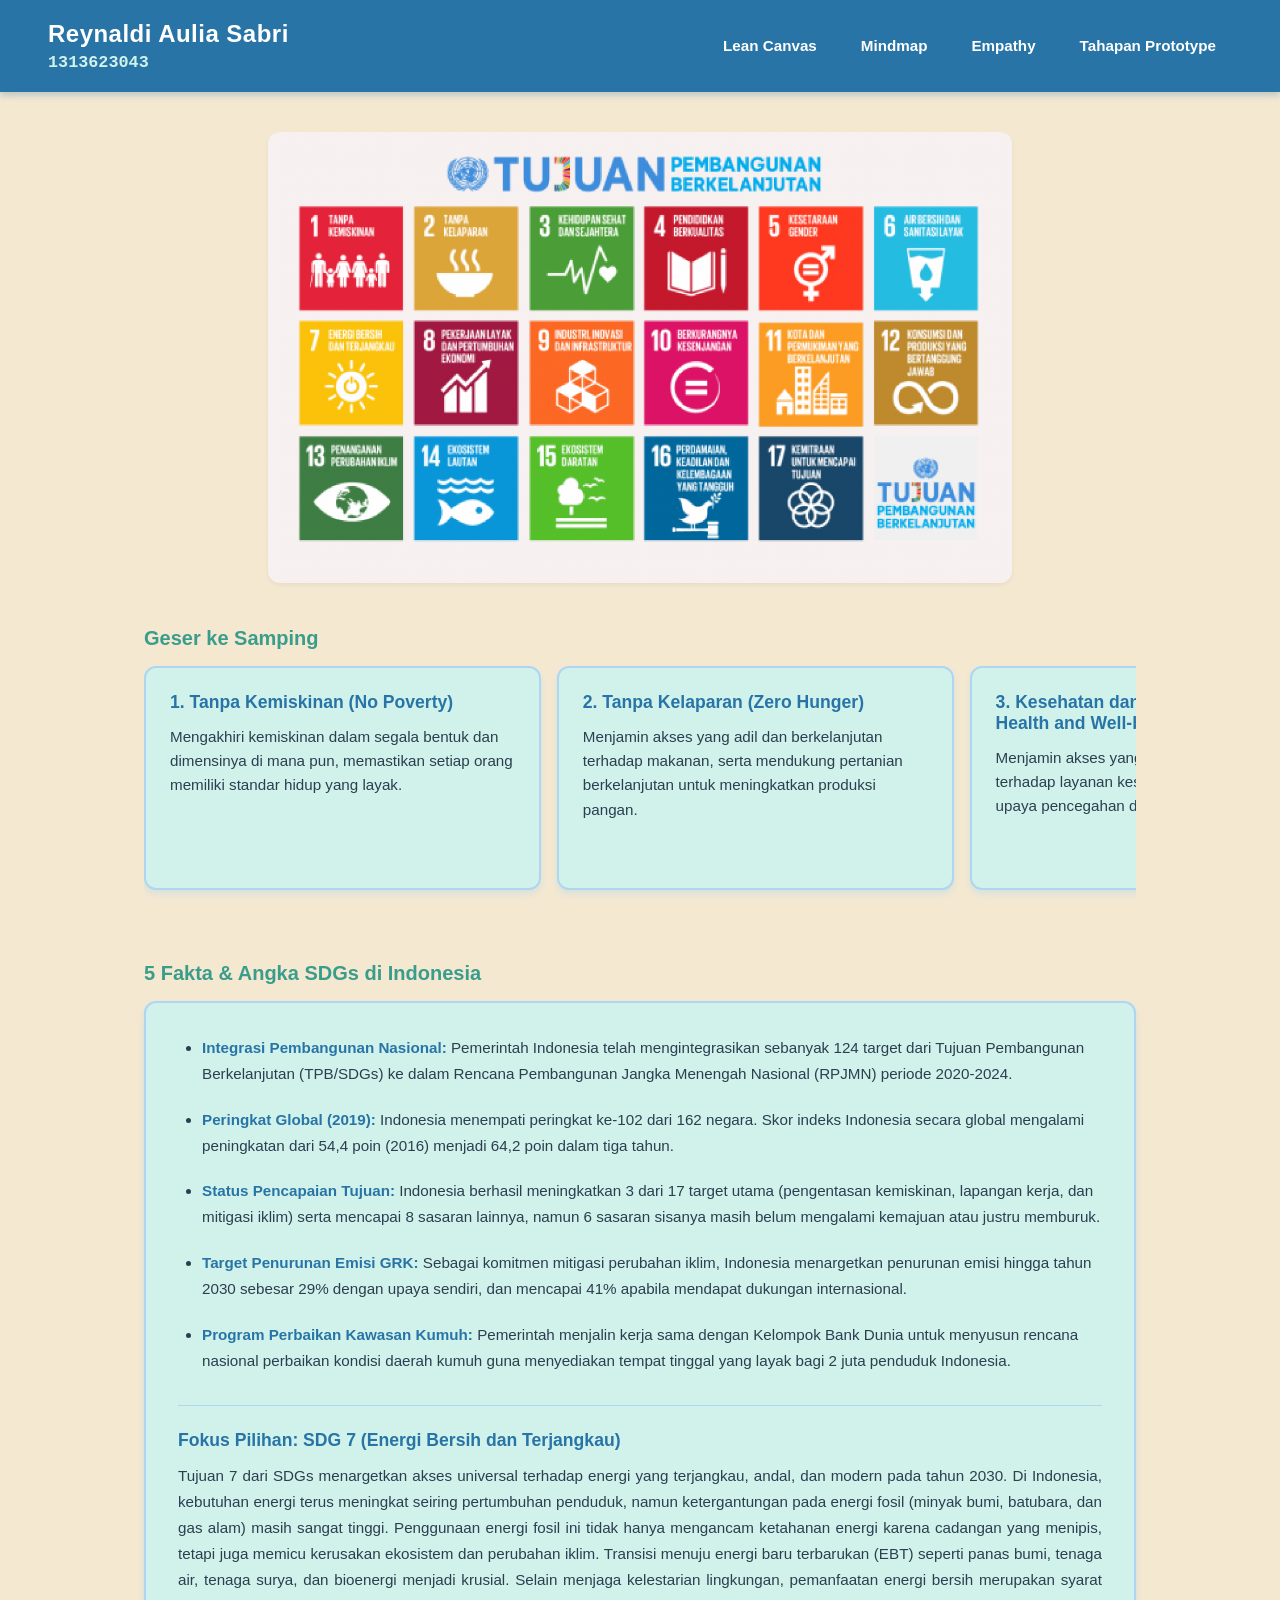
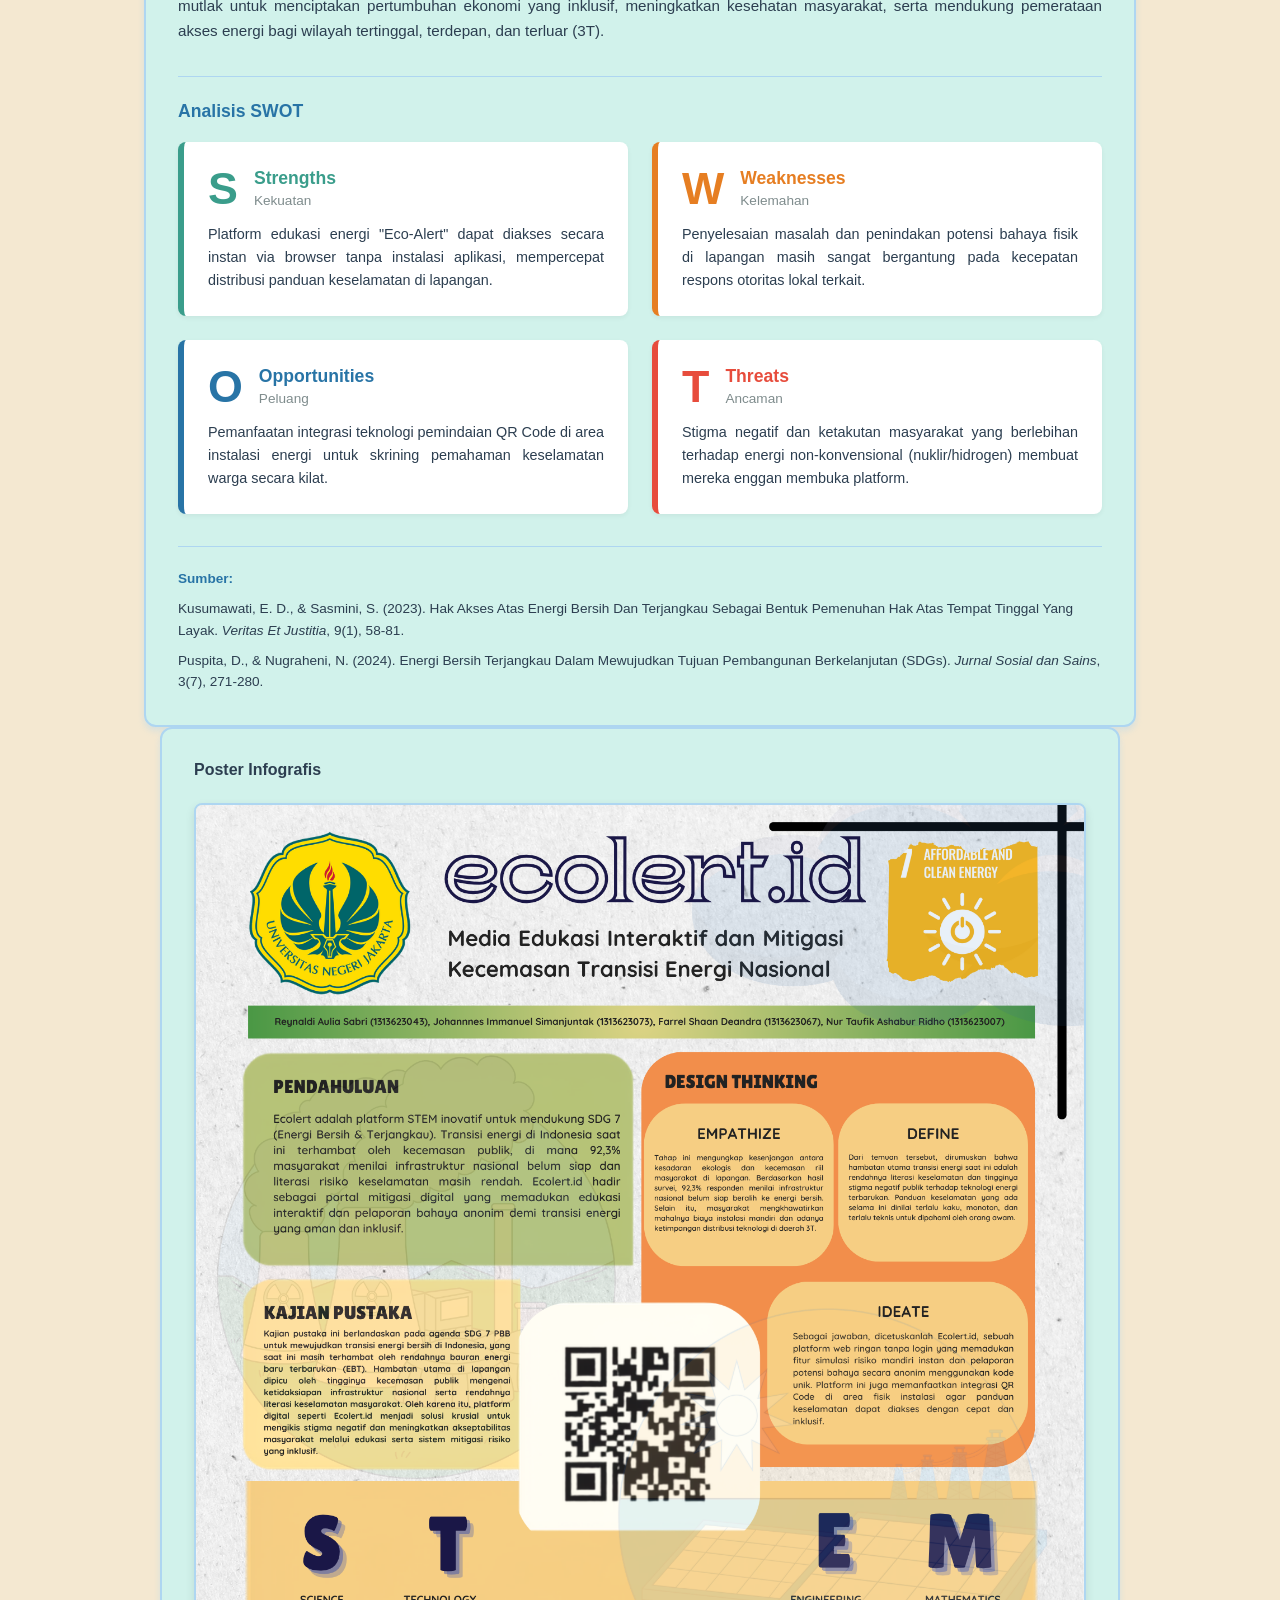
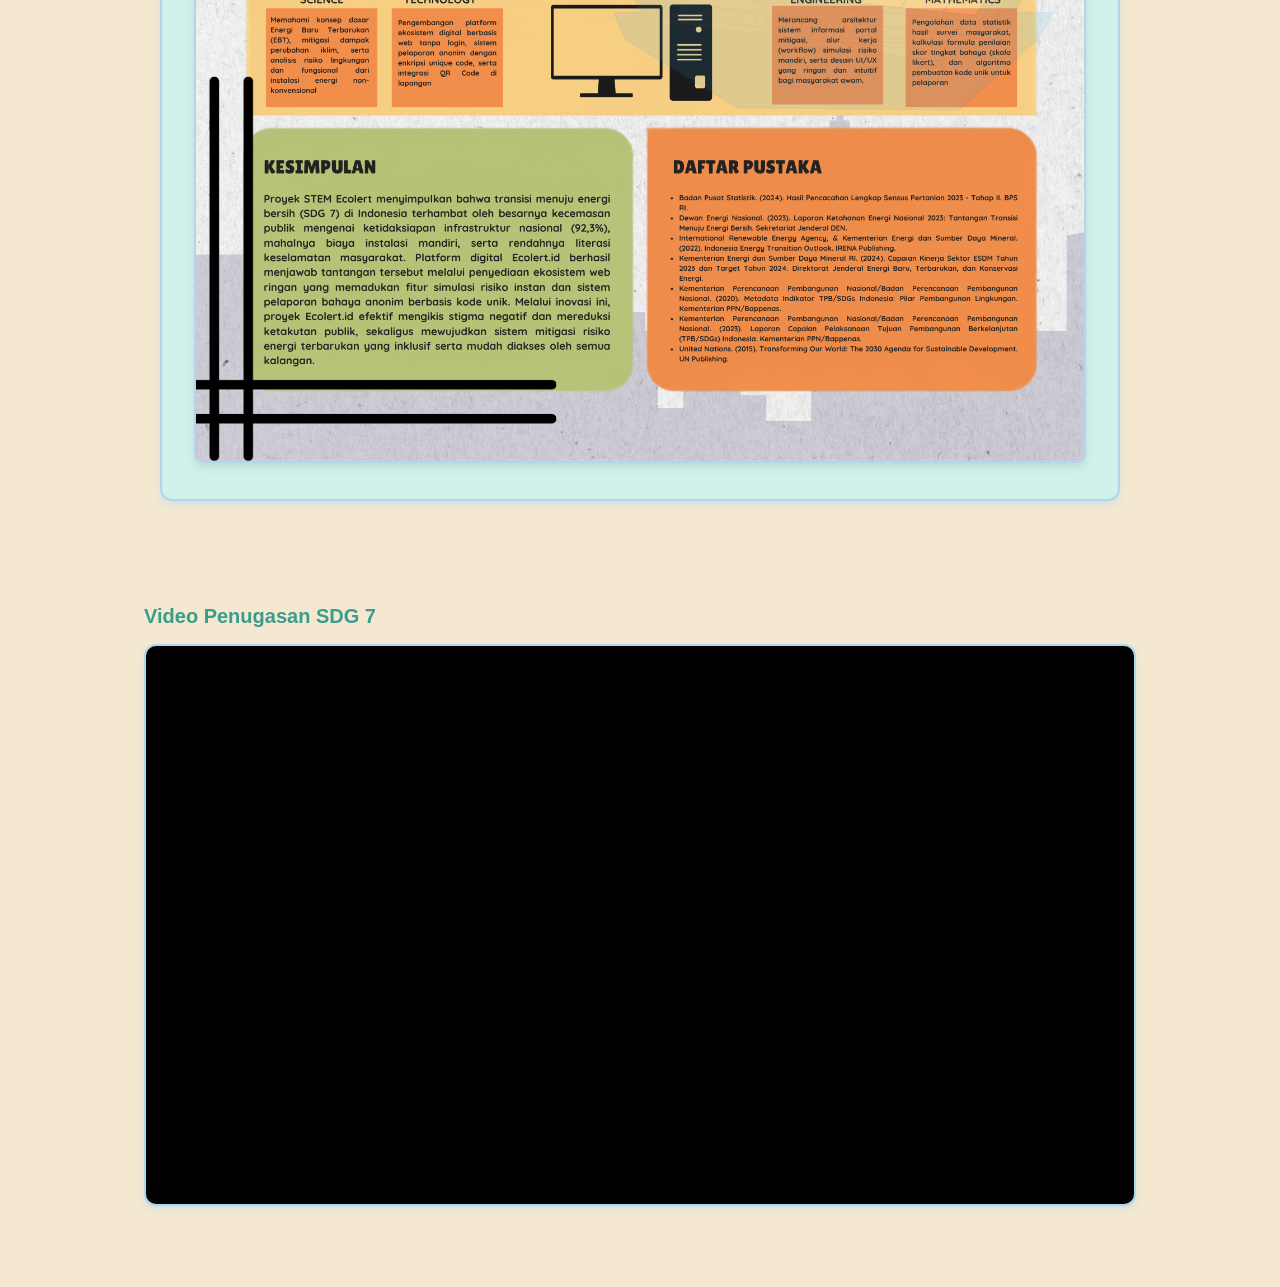
<file: index.html>
<!DOCTYPE html>
<html lang="id">
<head>
<meta charset="UTF-8" />
<meta name="viewport" content="width=device-width, initial-scale=1.0" />
<title>STEM PBB 1313623043</title>
<link rel="stylesheet" href="style.css" />
</head>
<body>
  <header class="header">
    <div class="header-info">
      <h1>Reynaldi Aulia Sabri</h1>
      <p class="nim">1313623043</p>
    </div>

    <nav class="nav-menu">
      <ul>
        <li><a href="lean-canvas.html">Lean Canvas</a></li>
        <li><a href="mindmap.html">Mindmap</a></li>
        <li><a href="empathy.html">Empathy</a></li>
        <li><a href="prototype.html">Tahapan Prototype</a></li>
      </ul>
    </nav>
  </header>

  <main class="container">

    <div style="text-align: center; margin-bottom: 2.5rem;">
      <img src="Photo/Foto-web.png" alt="17 Tujuan Pembangunan Berkelanjutan" style="max-width: 75%; height: auto; border-radius: 12px; box-shadow: 0 2px 4px rgba(0, 0, 0, 0.05);" />
    </div>

    <h2 class="section-title">Geser ke Samping</h2>

    <div class="carousel">
      <article class="box">
        <h3>1. Tanpa Kemiskinan (No Poverty)</h3>
        <p>Mengakhiri kemiskinan dalam segala bentuk dan dimensinya di mana pun, memastikan setiap orang memiliki standar hidup yang layak.</p>
      </article>

      <article class="box">
        <h3>2. Tanpa Kelaparan (Zero Hunger)</h3>
        <p>Menjamin akses yang adil dan berkelanjutan terhadap makanan, serta mendukung pertanian berkelanjutan untuk meningkatkan produksi pangan.</p>
      </article>

      <article class="box">
        <h3>3. Kesehatan dan Kesejahteraan (Good Health and Well-being)</h3>
        <p>Menjamin akses yang adil dan berkelanjutan terhadap layanan kesehatan, serta mendukung upaya pencegahan dan pengobatan penyakit.</p>
      </article>

      <article class="box">
        <h3>4. Kualitas Pendidikan (Quality Education)</h3>
        <p>Menjamin akses yang adil dan berkelanjutan terhadap pendidikan, serta meningkatkan kualitas pendidikan di seluruh dunia.</p>
      </article>

      <article class="box">
        <h3>5. Keseimbangan Gender (Gender Equality)</h3>
        <p>Menjamin kesetaraan gender dan menghapus diskriminasi terhadap semua orang, tanpa memandang jenis kelamin.</p>
      </article>

      <article class="box">
        <h3>6. Air Bersih dan Sanitasi Layak (Clean Water and Sanitation)</h3>
        <p>Menjamin akses yang adil dan berkelanjutan terhadap air bersih dan sanitasi yang layak, serta meningkatkan kualitas air dan sanitasi di seluruh dunia.</p>
      </article>

      <article class="box">
        <h3>7. Energi Bersih dan Terjangkau (Affordable and Clean Energy)</h3>
        <p>Menjamin akses yang adil dan berkelanjutan terhadap energi bersih dan terjangkau, serta mendukung inovasi dan teknologi energi yang berkelanjutan.</p>
      </article>

      <article class="box">
        <h3>8. Kebangkitan Ekonomi (Decent Work and Economic Growth)</h3>
        <p>Menjamin pekerjaan yang layak dan pertumbuhan ekonomi yang berkelanjutan, serta meningkatkan produktivitas dan keterlibatan dalam ekonomi global.</p>
      </article>

      <article class="box">
        <h3>9. Industri, Inovasi, dan Infrastruktur (Industry, Innovation, and Infrastructure)</h3>
        <p>Mendukung pembangunan infrastruktur yang kuat dan inovasi teknologi untuk mendorong pertumbuhan ekonomi yang berkelanjutan.</p>
      </article>

      <article class="box">
        <h3>10. Berkurangnya Kesenjangan (Reduced Inequalities)</h3>
        <p>Mengurangi ketimpangan pendapatan dan kesenjangan lainnya di dalam dan di antara negara-negara.</p>
      </article>

      <article class="box">
        <h3>11. Kota dan Permukiman yang Berkelanjutan (Sustainable Cities and Communities)</h3>
        <p>Menjamin akses yang adil dan berkelanjutan terhadap layanan dasar, serta mendukung pembangunan kota dan permukiman yang berkelanjutan.</p>
      </article>

      <article class="box">
        <h3>12. Konsumsi dan Produksi yang Bertanggung Jawab (Responsible Consumption and Production)</h3>
        <p>Mendukung konsumsi dan produksi yang bertanggung jawab, serta mengurangi dampak lingkungan dari aktivitas manusia.</p>
      </article>

      <article class="box">
        <h3>13. Penanganan Perubahan Iklim (Climate Action)</h3>
        <p>Mengambil tindakan mendesak untuk memerangi perubahan iklim dan dampaknya dengan mengatur emisi dan mempromosikan energi terbarukan.</p>
      </article>

      <article class="box">
        <h3>14. Ekosistem Lautan (Life Below Water)</h3>
        <p>Melestarikan dan menggunakan samudra, laut, dan sumber daya kelautan secara berkelanjutan untuk pembangunan berkelanjutan.</p>
      </article>

      <article class="box">
        <h3>15. Ekosistem Daratan (Life on Land)</h3>
        <p>Melindungi, memulihkan, dan mempromosikan penggunaan ekosistem darat yang berkelanjutan, mengelola hutan secara berkelanjutan, memerangi penggurunan, dan menghentikan hilangnya keanekaragaman hayati.</p>
      </article>

      <article class="box">
        <h3>16. Perdamaian, Keadilan, dan Kelembagaan yang Tangguh (Peace, Justice and Strong Institutions)</h3>
        <p>Mempromosikan masyarakat yang damai dan inklusif, menyediakan akses keadilan bagi semua, serta membangun institusi yang efektif, akuntabel, dan inklusif di semua tingkatan.</p>
      </article>

      <article class="box">
        <h3>17. Kemitraan untuk Mencapai Tujuan (Partnerships for the Goals)</h3>
        <p>Memperkuat sarana pelaksanaan dan merevitalisasi kemitraan global untuk pembangunan berkelanjutan antara pemerintah, sektor swasta, dan masyarakat sipil.</p>
      </article>
    </div>

    <section class="facts-section">
      <h2 class="section-title">5 Fakta & Angka SDGs di Indonesia</h2>
      <div class="facts-box">
        <ul class="facts-list">
          <li><strong>Integrasi Pembangunan Nasional:</strong> Pemerintah Indonesia telah mengintegrasikan sebanyak 124 target dari Tujuan Pembangunan Berkelanjutan (TPB/SDGs) ke dalam Rencana Pembangunan Jangka Menengah Nasional (RPJMN) periode 2020-2024.</li>
          <li><strong>Peringkat Global (2019):</strong> Indonesia menempati peringkat ke-102 dari 162 negara. Skor indeks Indonesia secara global mengalami peningkatan dari 54,4 poin (2016) menjadi 64,2 poin dalam tiga tahun.</li>
          <li><strong>Status Pencapaian Tujuan:</strong> Indonesia berhasil meningkatkan 3 dari 17 target utama (pengentasan kemiskinan, lapangan kerja, dan mitigasi iklim) serta mencapai 8 sasaran lainnya, namun 6 sasaran sisanya masih belum mengalami kemajuan atau justru memburuk.</li>
          <li><strong>Target Penurunan Emisi GRK:</strong> Sebagai komitmen mitigasi perubahan iklim, Indonesia menargetkan penurunan emisi hingga tahun 2030 sebesar 29% dengan upaya sendiri, dan mencapai 41% apabila mendapat dukungan internasional.</li>
          <li><strong>Program Perbaikan Kawasan Kumuh:</strong> Pemerintah menjalin kerja sama dengan Kelompok Bank Dunia untuk menyusun rencana nasional perbaikan kondisi daerah kumuh guna menyediakan tempat tinggal yang layak bagi 2 juta penduduk Indonesia.</li>
        </ul>

        <div style="margin-top: 2rem; padding-top: 1.5rem; border-top: 1px solid #AED6F1;">
          <h3 style="color: #2874A6; font-size: 1.1rem; margin-bottom: 0.75rem;">Fokus Pilihan: SDG 7 (Energi Bersih dan Terjangkau)</h3>
          <p style="color: #2C3E50; font-size: 0.95rem; line-height: 1.7; text-align: justify;">
            Tujuan 7 dari SDGs menargetkan akses universal terhadap energi yang terjangkau, andal, dan modern pada tahun 2030. Di Indonesia, kebutuhan energi terus meningkat seiring pertumbuhan penduduk, namun ketergantungan pada energi fosil (minyak bumi, batubara, dan gas alam) masih sangat tinggi. Penggunaan energi fosil ini tidak hanya mengancam ketahanan energi karena cadangan yang menipis, tetapi juga memicu kerusakan ekosistem dan perubahan iklim. Transisi menuju energi baru terbarukan (EBT) seperti panas bumi, tenaga air, tenaga surya, dan bioenergi menjadi krusial. Selain menjaga kelestarian lingkungan, pemanfaatan energi bersih merupakan syarat mutlak untuk menciptakan pertumbuhan ekonomi yang inklusif, meningkatkan kesehatan masyarakat, serta mendukung pemerataan akses energi bagi wilayah tertinggal, terdepan, dan terluar (3T).
          </p>
        </div>
        
        <div style="margin-top: 2rem; padding-top: 1.5rem; border-top: 1px solid #AED6F1;">
          <h3 style="color: #2874A6; font-size: 1.1rem; margin-bottom: 1.25rem;">Analisis SWOT</h3>
          
          <div class="swot-grid-2x2">
            <div class="swot-card swot-s">
              <div class="swot-header">
                <span class="swot-big-letter">S</span>
                <h4>Strengths<br><small>Kekuatan</small></h4>
              </div>
              <p>Platform edukasi energi "Eco-Alert" dapat diakses secara instan via browser tanpa instalasi aplikasi, mempercepat distribusi panduan keselamatan di lapangan.</p>
            </div>
            
            <div class="swot-card swot-w">
              <div class="swot-header">
                <span class="swot-big-letter">W</span>
                <h4>Weaknesses<br><small>Kelemahan</small></h4>
              </div>
              <p>Penyelesaian masalah dan penindakan potensi bahaya fisik di lapangan masih sangat bergantung pada kecepatan respons otoritas lokal terkait.</p>
            </div>
            
            <div class="swot-card swot-o">
              <div class="swot-header">
                <span class="swot-big-letter">O</span>
                <h4>Opportunities<br><small>Peluang</small></h4>
              </div>
              <p>Pemanfaatan integrasi teknologi pemindaian QR Code di area instalasi energi untuk skrining pemahaman keselamatan warga secara kilat.</p>
            </div>
            
            <div class="swot-card swot-t">
              <div class="swot-header">
                <span class="swot-big-letter">T</span>
                <h4>Threats<br><small>Ancaman</small></h4>
              </div>
              <p>Stigma negatif dan ketakutan masyarakat yang berlebihan terhadap energi non-konvensional (nuklir/hidrogen) membuat mereka enggan membuka platform.</p>
            </div>
          </div>
        </div>

        <div style="margin-top: 2rem; padding-top: 1.5rem; border-top: 1px solid #AED6F1; font-size: 0.85rem; color: #2C3E50;">
          <strong style="color: #2874A6;">Sumber:</strong>
          <ul style="list-style-type: none; margin-left: 0; margin-top: 0.75rem; line-height: 1.6;">
            <li style="margin-bottom: 0.5rem;">Kusumawati, E. D., & Sasmini, S. (2023). Hak Akses Atas Energi Bersih Dan Terjangkau Sebagai Bentuk Pemenuhan Hak Atas Tempat Tinggal Yang Layak. <em>Veritas Et Justitia</em>, 9(1), 58-81.</li>
            <li>Puspita, D., & Nugraheni, N. (2024). Energi Bersih Terjangkau Dalam Mewujudkan Tujuan Pembangunan Berkelanjutan (SDGs). <em>Jurnal Sosial dan Sains</em>, 3(7), 271-280.</li>
          </ul>
        </div>
      </div>
    </section>

<main class="container">
    <section class="facts-section" style="margin-top: 0;">
    
      
      <div class="facts-box" style="text-align: center; padding: 2rem;">
        <p style="color: #2C3E50; margin-bottom: 1.5rem; text-align: left;">
          <strong>Poster Infografis</strong> 
        </p>
        <img src="Photo/infografis.png" alt="Infografis Keamanan Energi" style="max-width: 100%; height: auto; border-radius: 8px; box-shadow: 0 4px 10px rgba(0,0,0,0.1); border: 2px solid #AED6F1;">
        
      </div>
    </section>
  </main>

    <!-- Section Penambahan Video YouTube -->
    <section class="video-section" style="margin-top: 3.5rem; margin-bottom: 2rem;">
      <h2 class="section-title">Video Penugasan SDG 7</h2>
      <!-- Wadah Video (Responsif Aspect Ratio 16:9) -->
      <div class="video-wrapper" style="position: relative; padding-bottom: 56.25%; height: 0; overflow: hidden; border-radius: 12px; box-shadow: 0 4px 6px rgba(174, 214, 241, 0.4); border: 2px solid #AED6F1; background-color: #000;">
        <iframe 
          style="position: absolute; top: 0; left: 0; width: 100%; height: 100%;" 
          src="https://www.youtube.com/embed/f-V9-2jzikk" 
          title="YouTube video player" 
          frameborder="0" 
          allow="accelerometer; autoplay; clipboard-write; encrypted-media; gyroscope; picture-in-picture; web-share" 
          allowfullscreen>
        </iframe>
      </div>
    </section>

  </main>
</body>
</html>
</file>
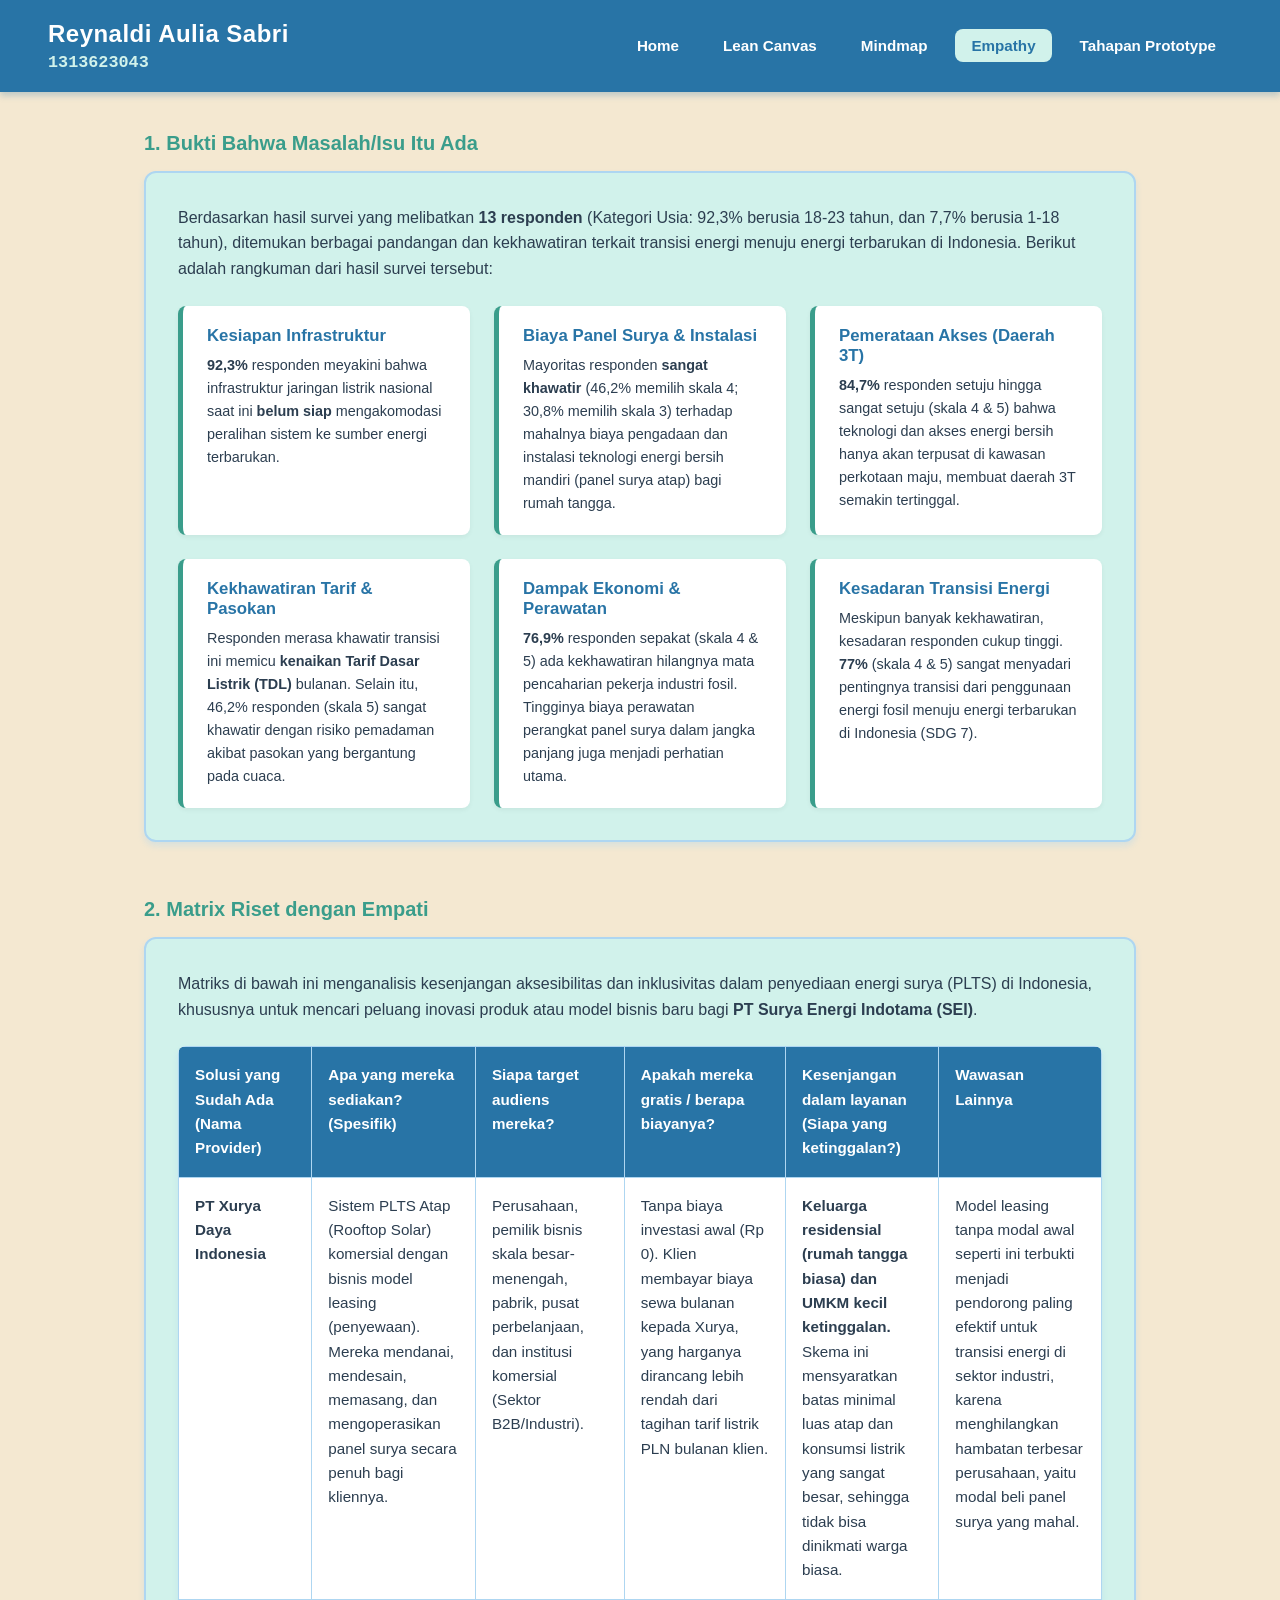
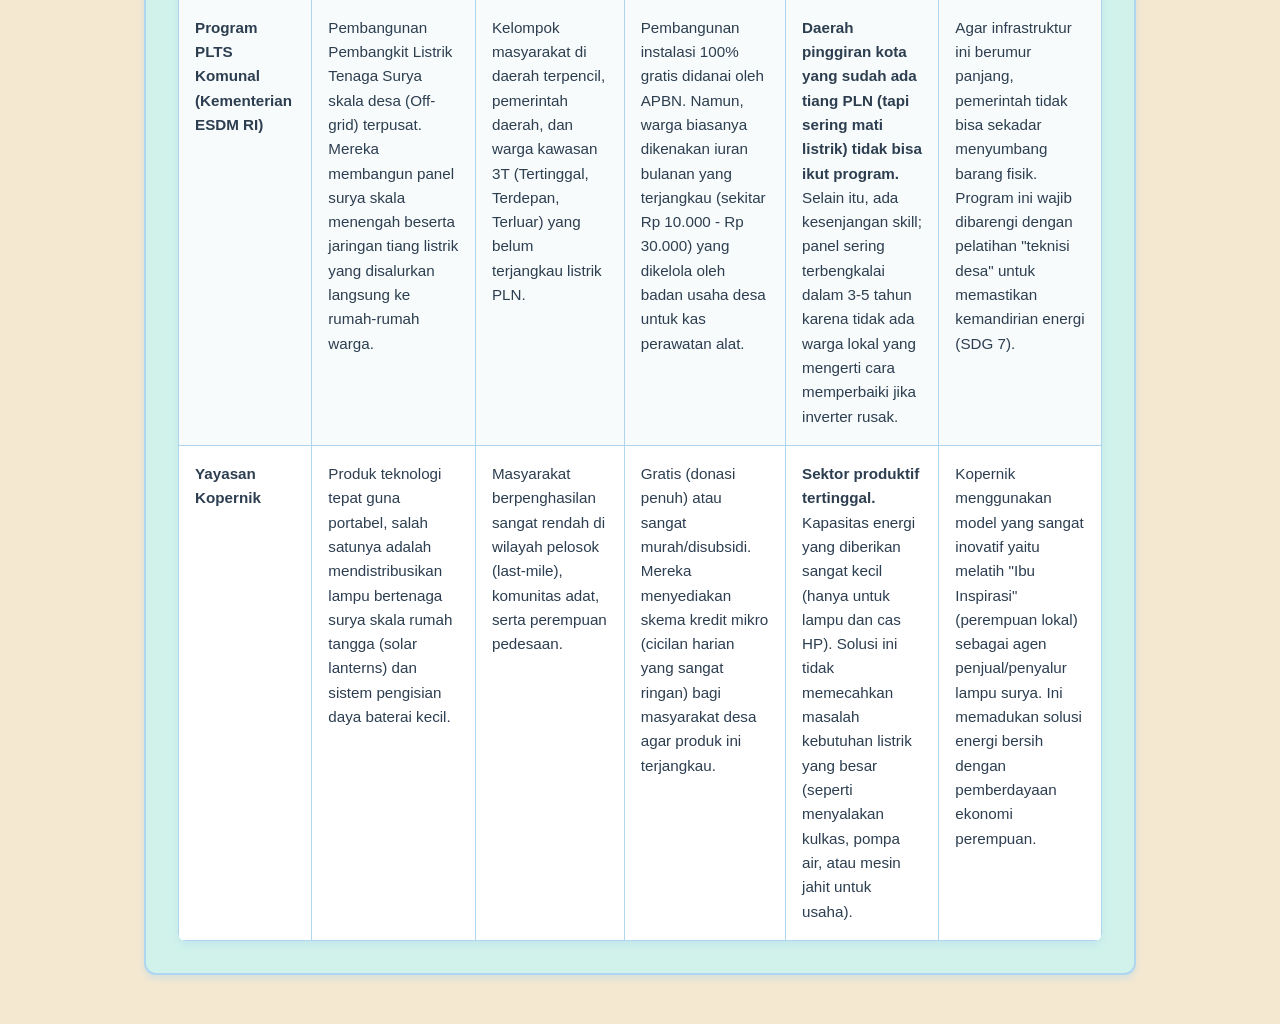
<file: empathy.html>
<!DOCTYPE html>
<html lang="id">
<head>
<meta charset="UTF-8" />
<meta name="viewport" content="width=device-width, initial-scale=1.0" />
<title>Empathy - STEM PBB 1313623043</title>
<link rel="stylesheet" href="style.css" />
</head>
<body>
  <header class="header">
    <div class="header-info">
      <h1>Reynaldi Aulia Sabri</h1>
      <p class="nim">1313623043</p>
    </div>

    <!-- Menu Bar Navigasi -->
    <nav class="nav-menu">
      <ul>
        <li><a href="index.html">Home</a></li>
        <li><a href="lean-canvas.html">Lean Canvas</a></li>
        <li><a href="mindmap.html">Mindmap</a></li>
        <li><a href="empathy.html" style="background-color: #D1F2EB; color: #2874A6;">Empathy</a></li>
        <li><a href="prototype.html">Tahapan Prototype</a></li>
      </ul>
    </nav>
  </header>

  <main class="container">
    
    <!-- Bagian Bukti Masalah (Survei) -->
    <section class="facts-section" style="margin-top: 0;">
      <h2 class="section-title">1. Bukti Bahwa Masalah/Isu Itu Ada</h2>
      <div class="facts-box">
        <p style="color: #2C3E50; line-height: 1.6; margin-bottom: 1.5rem;">
          Berdasarkan hasil survei yang melibatkan <strong>13 responden</strong> (Kategori Usia: 92,3% berusia 18-23 tahun, dan 7,7% berusia 1-18 tahun), ditemukan berbagai pandangan dan kekhawatiran terkait transisi energi menuju energi terbarukan di Indonesia. Berikut adalah rangkuman dari hasil survei tersebut:
        </p>

        <div class="stats-grid">
          <!-- Stat 1 -->
          <div class="stat-card">
            <h4>Kesiapan Infrastruktur</h4>
            <p><strong>92,3%</strong> responden meyakini bahwa infrastruktur jaringan listrik nasional saat ini <strong>belum siap</strong> mengakomodasi peralihan sistem ke sumber energi terbarukan.</p>
          </div>
          <!-- Stat 2 -->
          <div class="stat-card">
            <h4>Biaya Panel Surya & Instalasi</h4>
            <p>Mayoritas responden <strong>sangat khawatir</strong> (46,2% memilih skala 4; 30,8% memilih skala 3) terhadap mahalnya biaya pengadaan dan instalasi teknologi energi bersih mandiri (panel surya atap) bagi rumah tangga.</p>
          </div>
          <!-- Stat 3 -->
          <div class="stat-card">
            <h4>Pemerataan Akses (Daerah 3T)</h4>
            <p><strong>84,7%</strong> responden setuju hingga sangat setuju (skala 4 & 5) bahwa teknologi dan akses energi bersih hanya akan terpusat di kawasan perkotaan maju, membuat daerah 3T semakin tertinggal.</p>
          </div>
          <!-- Stat 4 -->
          <div class="stat-card">
            <h4>Kekhawatiran Tarif & Pasokan</h4>
            <p>Responden merasa khawatir transisi ini memicu <strong>kenaikan Tarif Dasar Listrik (TDL)</strong> bulanan. Selain itu, 46,2% responden (skala 5) sangat khawatir dengan risiko pemadaman akibat pasokan yang bergantung pada cuaca.</p>
          </div>
          <!-- Stat 5 -->
          <div class="stat-card">
            <h4>Dampak Ekonomi & Perawatan</h4>
            <p><strong>76,9%</strong> responden sepakat (skala 4 & 5) ada kekhawatiran hilangnya mata pencaharian pekerja industri fosil. Tingginya biaya perawatan perangkat panel surya dalam jangka panjang juga menjadi perhatian utama.</p>
          </div>
          <!-- Stat 6 -->
          <div class="stat-card">
            <h4>Kesadaran Transisi Energi</h4>
            <p>Meskipun banyak kekhawatiran, kesadaran responden cukup tinggi. <strong>77%</strong> (skala 4 & 5) sangat menyadari pentingnya transisi dari penggunaan energi fosil menuju energi terbarukan di Indonesia (SDG 7).</p>
          </div>
        </div>
      </div>
    </section>

    <!-- Bagian Matriks Empati -->
    <section class="facts-section">
      <h2 class="section-title">2. Matrix Riset dengan Empati</h2>
      <div class="facts-box">
        <p style="color: #2C3E50; line-height: 1.6; margin-bottom: 1rem;">
          Matriks di bawah ini menganalisis kesenjangan aksesibilitas dan inklusivitas dalam penyediaan energi surya (PLTS) di Indonesia, khususnya untuk mencari peluang inovasi produk atau model bisnis baru bagi <strong>PT Surya Energi Indotama (SEI)</strong>.
        </p>

        <div class="table-responsive">
          <table class="empathy-table">
            <thead>
              <tr>
                <th>Solusi yang Sudah Ada (Nama Provider)</th>
                <th>Apa yang mereka sediakan? (Spesifik)</th>
                <th>Siapa target audiens mereka?</th>
                <th>Apakah mereka gratis / berapa biayanya?</th>
                <th>Kesenjangan dalam layanan (Siapa yang ketinggalan?)</th>
                <th>Wawasan Lainnya</th>
              </tr>
            </thead>
            <tbody>
              <tr>
                <td><strong>PT Xurya Daya Indonesia</strong></td>
                <td>Sistem PLTS Atap (Rooftop Solar) komersial dengan bisnis model leasing (penyewaan). Mereka mendanai, mendesain, memasang, dan mengoperasikan panel surya secara penuh bagi kliennya.</td>
                <td>Perusahaan, pemilik bisnis skala besar-menengah, pabrik, pusat perbelanjaan, dan institusi komersial (Sektor B2B/Industri).</td>
                <td>Tanpa biaya investasi awal (Rp 0). Klien membayar biaya sewa bulanan kepada Xurya, yang harganya dirancang lebih rendah dari tagihan tarif listrik PLN bulanan klien.</td>
                <td><strong>Keluarga residensial (rumah tangga biasa) dan UMKM kecil ketinggalan.</strong> Skema ini mensyaratkan batas minimal luas atap dan konsumsi listrik yang sangat besar, sehingga tidak bisa dinikmati warga biasa.</td>
                <td>Model leasing tanpa modal awal seperti ini terbukti menjadi pendorong paling efektif untuk transisi energi di sektor industri, karena menghilangkan hambatan terbesar perusahaan, yaitu modal beli panel surya yang mahal.</td>
              </tr>
              <tr>
                <td><strong>Program PLTS Komunal (Kementerian ESDM RI)</strong></td>
                <td>Pembangunan Pembangkit Listrik Tenaga Surya skala desa (Off-grid) terpusat. Mereka membangun panel surya skala menengah beserta jaringan tiang listrik yang disalurkan langsung ke rumah-rumah warga.</td>
                <td>Kelompok masyarakat di daerah terpencil, pemerintah daerah, dan warga kawasan 3T (Tertinggal, Terdepan, Terluar) yang belum terjangkau listrik PLN.</td>
                <td>Pembangunan instalasi 100% gratis didanai oleh APBN. Namun, warga biasanya dikenakan iuran bulanan yang terjangkau (sekitar Rp 10.000 - Rp 30.000) yang dikelola oleh badan usaha desa untuk kas perawatan alat.</td>
                <td><strong>Daerah pinggiran kota yang sudah ada tiang PLN (tapi sering mati listrik) tidak bisa ikut program.</strong> Selain itu, ada kesenjangan skill; panel sering terbengkalai dalam 3-5 tahun karena tidak ada warga lokal yang mengerti cara memperbaiki jika inverter rusak.</td>
                <td>Agar infrastruktur ini berumur panjang, pemerintah tidak bisa sekadar menyumbang barang fisik. Program ini wajib dibarengi dengan pelatihan "teknisi desa" untuk memastikan kemandirian energi (SDG 7).</td>
              </tr>
              <tr>
                <td><strong>Yayasan Kopernik</strong></td>
                <td>Produk teknologi tepat guna portabel, salah satunya adalah mendistribusikan lampu bertenaga surya skala rumah tangga (solar lanterns) dan sistem pengisian daya baterai kecil.</td>
                <td>Masyarakat berpenghasilan sangat rendah di wilayah pelosok (last-mile), komunitas adat, serta perempuan pedesaan.</td>
                <td>Gratis (donasi penuh) atau sangat murah/disubsidi. Mereka menyediakan skema kredit mikro (cicilan harian yang sangat ringan) bagi masyarakat desa agar produk ini terjangkau.</td>
                <td><strong>Sektor produktif tertinggal.</strong> Kapasitas energi yang diberikan sangat kecil (hanya untuk lampu dan cas HP). Solusi ini tidak memecahkan masalah kebutuhan listrik yang besar (seperti menyalakan kulkas, pompa air, atau mesin jahit untuk usaha).</td>
                <td>Kopernik menggunakan model yang sangat inovatif yaitu melatih "Ibu Inspirasi" (perempuan lokal) sebagai agen penjual/penyalur lampu surya. Ini memadukan solusi energi bersih dengan pemberdayaan ekonomi perempuan.</td>
              </tr>
            </tbody>
          </table>
        </div>
      </div>
    </section>

  </main>
</body>
</html>
</file>
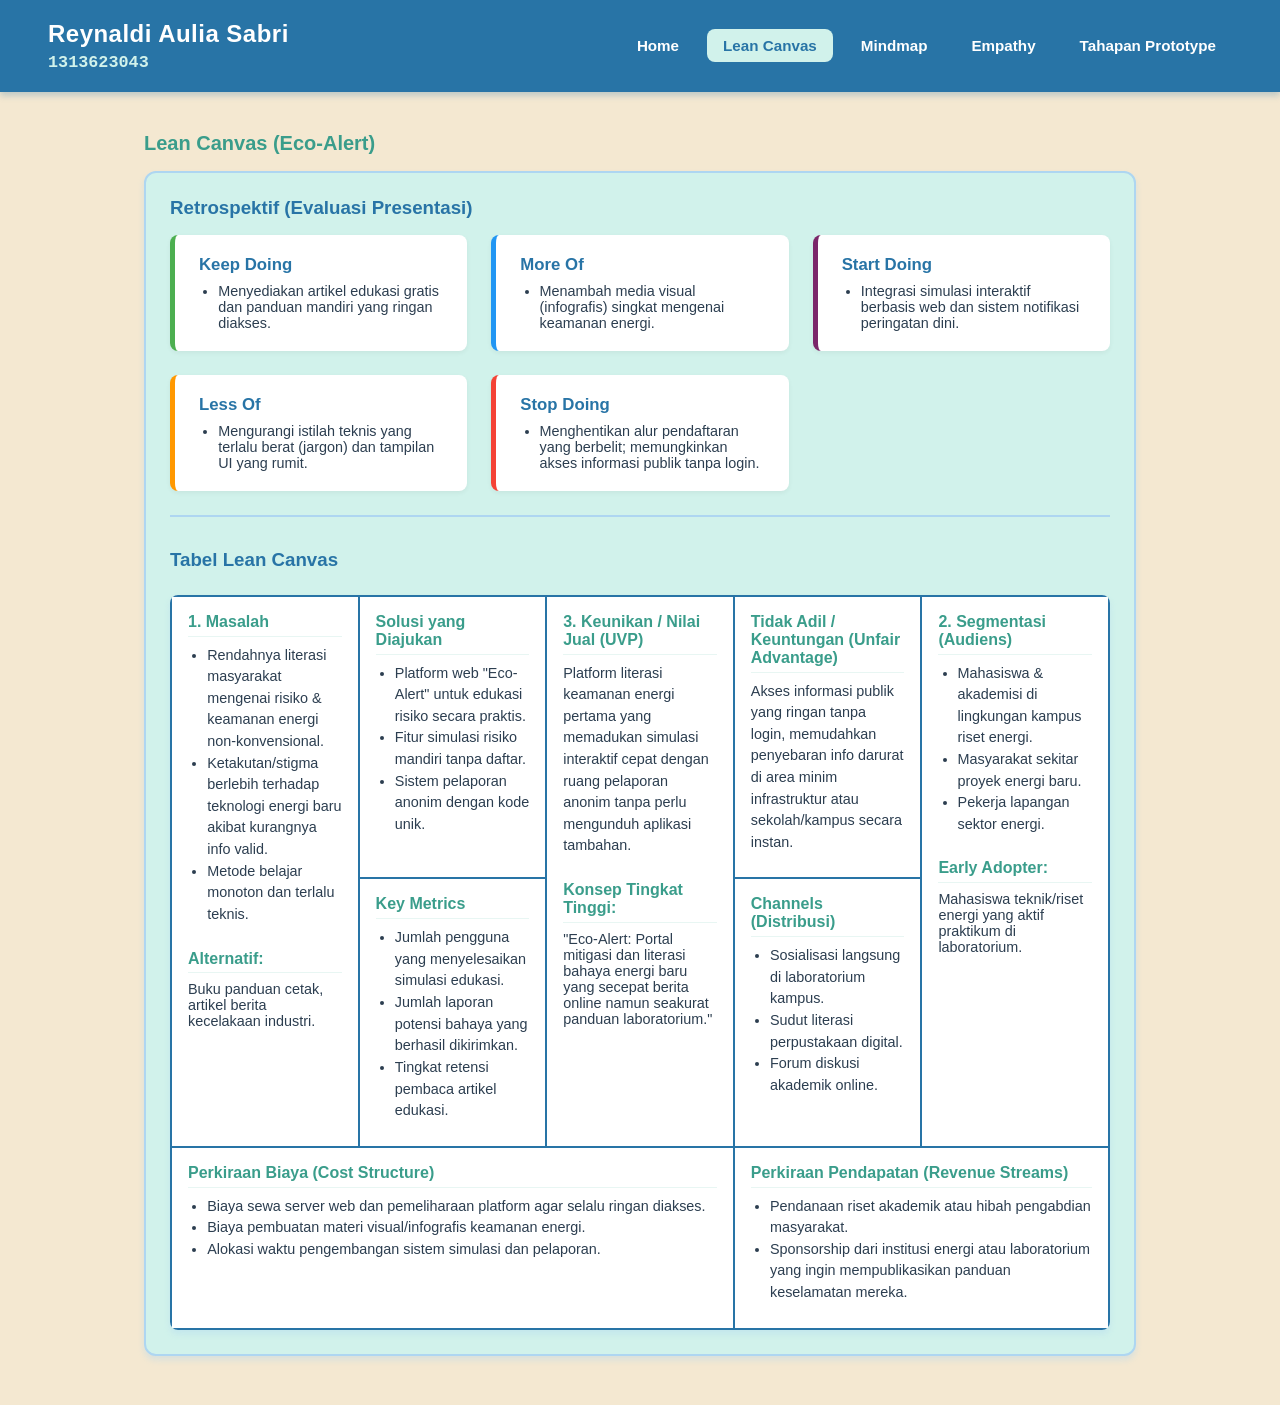
<file: lean-canvas.html>
<!DOCTYPE html>
<html lang="id">
<head>
<meta charset="UTF-8" />
<meta name="viewport" content="width=device-width, initial-scale=1.0" />
<title>Lean Canvas - STEM PBB 1313623043</title>
<link rel="stylesheet" href="style.css" />
</head>
<body>
  <header class="header">
    <div class="header-info">
      <h1>Reynaldi Aulia Sabri</h1>
      <p class="nim">1313623043</p>
    </div>

    <nav class="nav-menu">
      <ul>
        <li><a href="index.html">Home</a></li>
        <li><a href="lean-canvas.html" style="background-color: #D1F2EB; color: #2874A6;">Lean Canvas</a></li>
        <li><a href="mindmap.html">Mindmap</a></li>
        <li><a href="empathy.html">Empathy</a></li>
        <li><a href="prototype.html">Tahapan Prototype</a></li>
      </ul>
    </nav>
  </header>

  <main class="container">
    <section class="facts-section" style="margin-top: 0;">
      <h2 class="section-title">Lean Canvas (Eco-Alert)</h2>
      
      <div class="facts-box" style="padding: 1.5rem;">
        
        <!-- Retrospektif Bagian Atas -->
        <div style="margin-bottom: 2rem; border-bottom: 2px solid #AED6F1; padding-bottom: 1.5rem;">
          <h3 style="color: #2874A6; margin-bottom: 1rem;">Retrospektif (Evaluasi Presentasi)</h3>
          <div class="stats-grid">
            <div class="stat-card" style="border-left-color: #4CAF50;">
              <h4>Keep Doing</h4>
              <ul style="margin-left: 1.2rem; font-size: 0.9rem; color: #2C3E50;">
                <li>Menyediakan artikel edukasi gratis dan panduan mandiri yang ringan

diakses.</li>
                
              </ul>
            </div>
            <div class="stat-card" style="border-left-color: #2196F3;">
              <h4>More Of</h4>
              <ul style="margin-left: 1.2rem; font-size: 0.9rem; color: #2C3E50;">
                <li>Menambah media visual (infografis) singkat mengenai keamanan energi.</li>
              
              </ul>
            </div>
            <div class="stat-card" style="border-left-color: #7b266a;">
              <h4>Start Doing </h4>
              <ul style="margin-left: 1.2rem; font-size: 0.9rem; color: #2C3E50;">
                <li>Integrasi simulasi interaktif berbasis web dan sistem notifikasi peringatan dini.</li>
              </ul>
            </div>
            <div class="stat-card" style="border-left-color: #FF9800;">
              <h4>Less Of</h4>
              <ul style="margin-left: 1.2rem; font-size: 0.9rem; color: #2C3E50;">
                <li>Mengurangi istilah teknis yang terlalu berat (jargon) dan tampilan UI yang rumit.</li>
              </ul>
            </div>
            <div class="stat-card" style="border-left-color: #F44336;">
              <h4>Stop Doing</h4>
              <ul style="margin-left: 1.2rem; font-size: 0.9rem; color: #2C3E50;">
                <li>Menghentikan alur pendaftaran yang berbelit; memungkinkan akses

informasi publik tanpa login.</li>
              </ul>
            </div>
          </div>
        </div>

        <!-- Lean Canvas Tabel -->
        <h3 style="color: #2874A6; margin-bottom: 1rem;">Tabel Lean Canvas</h3>
        <div class="table-responsive">
          <table class="lean-canvas-table">
            <tbody>
              <!-- Baris Atas -->
              <tr>
                <td rowspan="2" class="lc-cell">
                  <strong>1. Masalah</strong>
                  <ul>
                    <li>Rendahnya literasi masyarakat mengenai risiko & keamanan energi non-konvensional.</li>
                    <li>Ketakutan/stigma berlebih terhadap teknologi energi baru akibat kurangnya info valid.</li>
                    <li>Metode belajar monoton dan terlalu teknis.</li>
                  </ul>
                  <br>
                  <strong>Alternatif:</strong> Buku panduan cetak, artikel berita kecelakaan industri.
                </td>
                <td class="lc-cell">
                  <strong>Solusi yang Diajukan</strong>
                  <ul>
                    <li>Platform web "Eco-Alert" untuk edukasi risiko secara praktis.</li>
                    <li>Fitur simulasi risiko mandiri tanpa daftar.</li>
                    <li>Sistem pelaporan anonim dengan kode unik.</li>
                  </ul>
                </td>
                <td rowspan="2" class="lc-cell">
                  <strong>3. Keunikan / Nilai Jual (UVP)</strong>
                  <p>Platform literasi keamanan energi pertama yang memadukan simulasi interaktif cepat dengan ruang pelaporan anonim tanpa perlu mengunduh aplikasi tambahan.</p>
                  <br>
                  <strong>Konsep Tingkat Tinggi:</strong> "Eco-Alert: Portal mitigasi dan literasi bahaya energi baru yang secepat berita online namun seakurat panduan laboratorium."
                </td>
                <td class="lc-cell">
                  <strong>Tidak Adil / Keuntungan (Unfair Advantage)</strong>
                  <p>Akses informasi publik yang ringan tanpa login, memudahkan penyebaran info darurat di area minim infrastruktur atau sekolah/kampus secara instan.</p>
                </td>
                <td rowspan="2" class="lc-cell">
                  <strong>2. Segmentasi (Audiens)</strong>
                  <ul>
                    <li>Mahasiswa & akademisi di lingkungan kampus riset energi.</li>
                    <li>Masyarakat sekitar proyek energi baru.</li>
                    <li>Pekerja lapangan sektor energi.</li>
                  </ul>
                  <br>
                  <strong>Early Adopter:</strong> Mahasiswa teknik/riset energi yang aktif praktikum di laboratorium.
                </td>
              </tr>
              <!-- Baris Tengah -->
              <tr>
                <td class="lc-cell">
                  <strong>Key Metrics</strong>
                  <ul>
                    <li>Jumlah pengguna yang menyelesaikan simulasi edukasi.</li>
                    <li>Jumlah laporan potensi bahaya yang berhasil dikirimkan.</li>
                    <li>Tingkat retensi pembaca artikel edukasi.</li>
                  </ul>
                </td>
                <td class="lc-cell">
                  <strong>Channels (Distribusi)</strong>
                  <ul>
                    <li>Sosialisasi langsung di laboratorium kampus.</li>
                    <li>Sudut literasi perpustakaan digital.</li>
                    <li>Forum diskusi akademik online.</li>
                  </ul>
                </td>
              </tr>
              <!-- Baris Bawah -->
              <tr>
                <td colspan="3" class="lc-cell">
                  <strong>Perkiraan Biaya (Cost Structure)</strong>
                  <ul>
                    <li>Biaya sewa server web dan pemeliharaan platform agar selalu ringan diakses.</li>
                    <li>Biaya pembuatan materi visual/infografis keamanan energi.</li>
                    <li>Alokasi waktu pengembangan sistem simulasi dan pelaporan.</li>
                  </ul>
                </td>
                <td colspan="2" class="lc-cell">
                  <strong>Perkiraan Pendapatan (Revenue Streams)</strong>
                  <ul>
                    <li>Pendanaan riset akademik atau hibah pengabdian masyarakat.</li>
                    <li>Sponsorship dari institusi energi atau laboratorium yang ingin mempublikasikan panduan keselamatan mereka.</li>
                  </ul>
                </td>
              </tr>
            </tbody>
          </table>
        </div>

      </div>
    </section>
  </main>
</body>
</html>
</file>
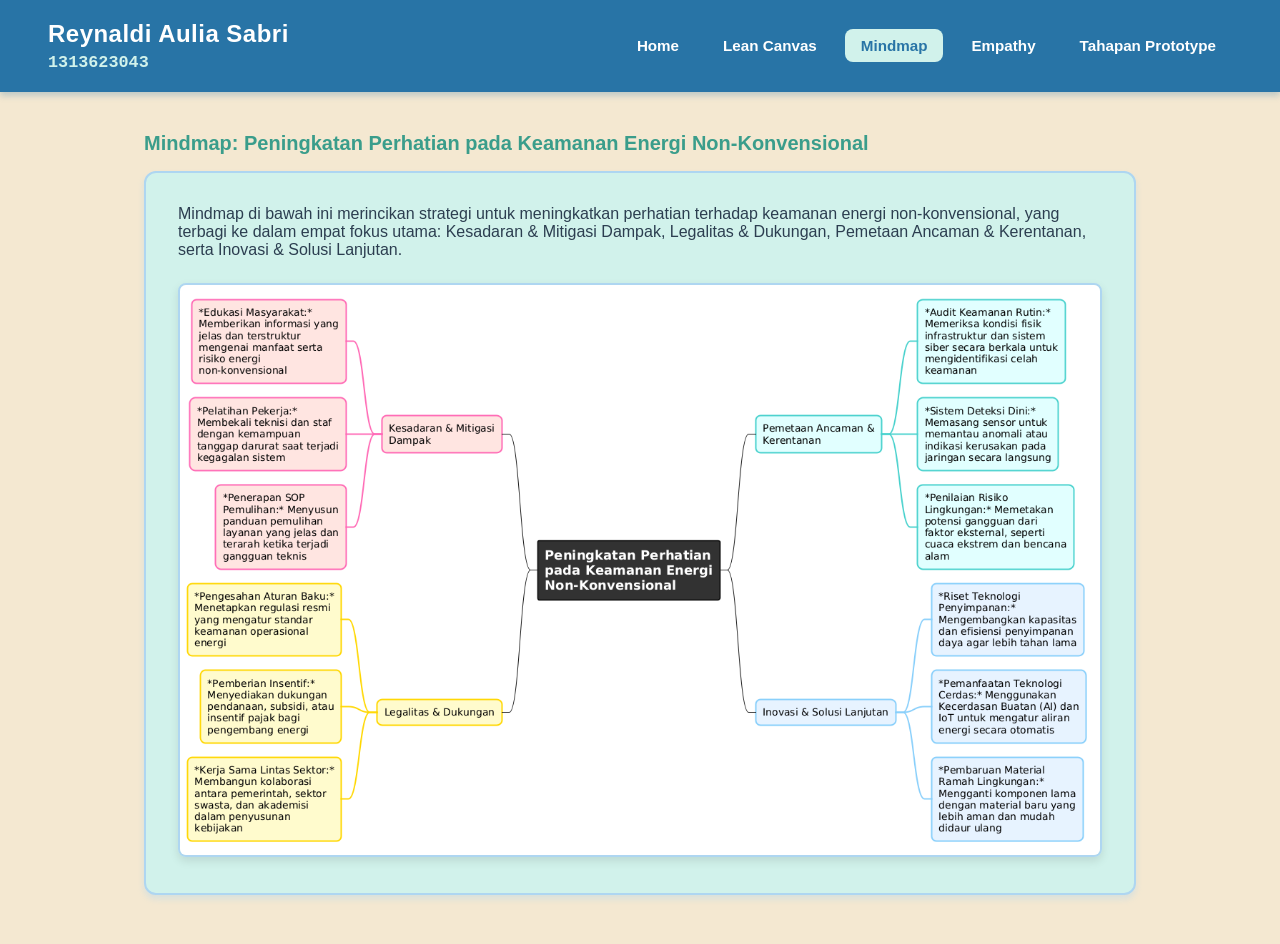
<file: mindmap.html>
<!DOCTYPE html>
<html lang="id">
<head>
<meta charset="UTF-8" />
<meta name="viewport" content="width=device-width, initial-scale=1.0" />
<title>Mindmap - STEM PBB 1313623043</title>
<link rel="stylesheet" href="style.css" />
</head>
<body>
  <header class="header">
    <div class="header-info">
      <h1>Reynaldi Aulia Sabri</h1>
      <p class="nim">1313623043</p>
    </div>

    <!-- Menu Bar Navigasi -->
    <nav class="nav-menu">
      <ul>
        <li><a href="index.html">Home</a></li>
        <li><a href="lean-canvas.html">Lean Canvas</a></li>
        <li><a href="mindmap.html" style="background-color: #D1F2EB; color: #2874A6;">Mindmap</a></li>
        <li><a href="empathy.html">Empathy</a></li>
        <li><a href="prototype.html">Tahapan Prototype</a></li>
      </ul>
    </nav>
  </header>

  <main class="container">
    <section class="facts-section" style="margin-top: 0;">
      <h2 class="section-title">Mindmap: Peningkatan Perhatian pada Keamanan Energi Non-Konvensional</h2>
      
      <div class="facts-box" style="text-align: center; padding: 2rem;">
        <p style="color: #2C3E50; margin-bottom: 1.5rem; text-align: left;">
          Mindmap di bawah ini merincikan strategi untuk meningkatkan perhatian terhadap keamanan energi non-konvensional, yang terbagi ke dalam empat fokus utama: Kesadaran & Mitigasi Dampak, Legalitas & Dukungan, Pemetaan Ancaman & Kerentanan, serta Inovasi & Solusi Lanjutan.
        </p>
        
        <!-- Gambar Mindmap -->
        <!-- Pastikan file gambar "Tugas 4_Mindmap_Kelompok 5.png" berada satu folder dengan file html ini -->
        <img src="Photo/Tugas 4_Mindmap_Kelompok 5.png" alt="Mindmap Keamanan Energi" style="max-width: 100%; height: auto; border-radius: 8px; box-shadow: 0 4px 10px rgba(0,0,0,0.1); border: 2px solid #AED6F1;">
        
      </div>
    </section>
  </main>
</body>
</html>
</file>
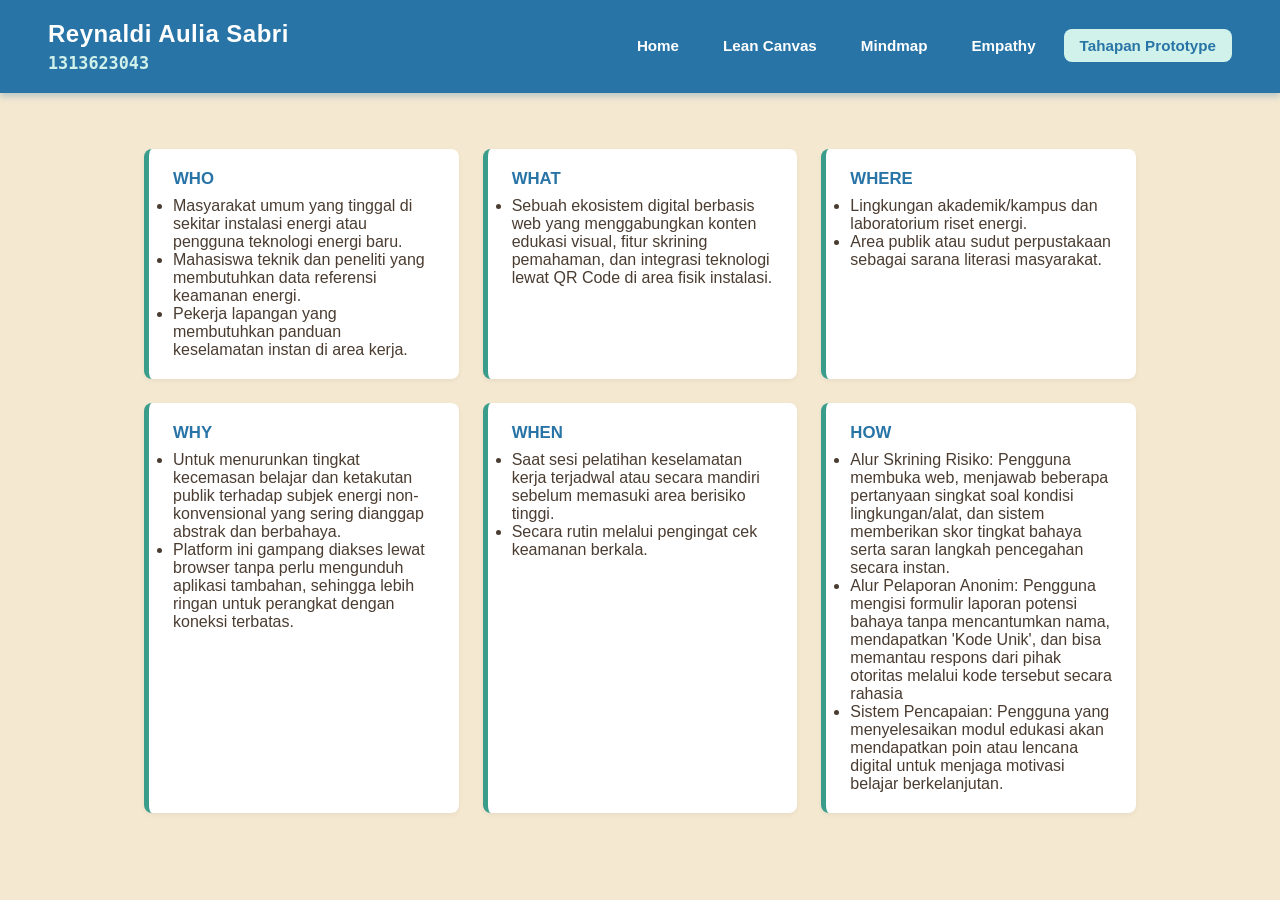
<file: prototype.html>
<!DOCTYPE html>
<html lang="id">
<head>
<meta charset="UTF-8" />
<meta name="viewport" content="width=device-width, initial-scale=1.0" />
<title>Prototype - STEM PBB 1313623043</title>
<link rel="stylesheet" href="style.css" />
</head>
<body>
    <header class="header">
        <div class="header-info">
            <h1>Reynaldi Aulia Sabri</h1>
            <p class="nim">1313623043</p>
        </div>
<nav class="nav-menu">
      <ul>
        <li><a href="index.html">Home</a></li>
        <li><a href="lean-canvas.html">Lean Canvas</a></li>
        <li><a href="mindmap.html">Mindmap</a></li>
        <li><a href="empathy.html" >Empathy</a></li>
        <li><a href="prototype.html" style="background-color: #D1F2EB; color: #2874A6;">Tahapan Prototype</a></li>
      </ul>
    </nav>
  </header>

  <main class="container">
    <div class="stats-grid">
          <!-- Stat 1 -->
          <div class="stat-card">
            <h4>WHO</h4>
            <ul>
                <li>Masyarakat umum yang tinggal di sekitar instalasi energi atau pengguna teknologi energi baru.</li>
                <li>Mahasiswa teknik dan peneliti yang membutuhkan data referensi keamanan energi.</li>
                <li>Pekerja lapangan yang membutuhkan panduan keselamatan instan di area kerja.</li>
            </ul>
          </div>
          <!-- Stat 2 -->
          <div class="stat-card">
            <h4>WHAT</h4>
            <ul>
                <li>Sebuah ekosistem digital berbasis web yang menggabungkan konten edukasi visual, fitur skrining pemahaman, dan integrasi teknologi lewat QR Code di area fisik instalasi.</li>
            </ul>
          </div>
          <!-- Stat 3 -->
          <div class="stat-card">
            <h4>WHERE</h4>
            <ul>
                <li>Lingkungan akademik/kampus dan laboratorium riset energi.</li>
                <li>Area publik atau sudut perpustakaan sebagai sarana literasi masyarakat.</li>
            </ul>
          </div>
          <!-- Stat 4 -->
          <div class="stat-card">
            <h4>WHY</h4>
            <ul>
                <li>Untuk menurunkan tingkat kecemasan belajar dan ketakutan publik terhadap subjek energi non-konvensional yang sering dianggap abstrak dan berbahaya.</li>
                <li>Platform ini gampang diakses lewat browser tanpa perlu mengunduh aplikasi tambahan, sehingga lebih ringan untuk perangkat dengan koneksi terbatas.
            </ul>
          </div>
          <!-- Stat 5 -->
          <div class="stat-card">
            <h4>WHEN</h4>
            <ul>
                <li>Saat sesi pelatihan keselamatan kerja terjadwal atau secara mandiri sebelum memasuki area berisiko tinggi.</li>
                <li>Secara rutin melalui pengingat cek keamanan berkala.</li>
            </ul>
          </div>
          <!-- Stat 6 -->
          <div class="stat-card">
            <h4>HOW</h4>
            <ul>
                <li>Alur Skrining Risiko: Pengguna membuka web, menjawab beberapa pertanyaan singkat soal kondisi lingkungan/alat, dan sistem memberikan skor tingkat bahaya serta saran langkah pencegahan secara instan.</li>
                <li>Alur Pelaporan Anonim: Pengguna mengisi formulir laporan potensi bahaya tanpa mencantumkan nama, mendapatkan 'Kode Unik', dan bisa memantau respons dari pihak otoritas melalui kode tersebut secara rahasia</li>
                <li> Sistem Pencapaian: Pengguna yang menyelesaikan modul edukasi akan mendapatkan poin atau lencana digital untuk menjaga motivasi belajar berkelanjutan.</li>
            </ul>
          </div>
        </div>
      </div>
  </main>
</file>
<file: style.css>
/* Reset dasar */
* {
  margin: 0;
  padding: 0;
  box-sizing: border-box;
}

body {
  font-family: -apple-system, BlinkMacSystemFont, "Segoe UI", Roboto, sans-serif;
  /* Latar belakang utama Coklat Muda pastel */
  background-color: #F4E8D1; 
  color: #4A3C31; /* Coklat gelap untuk teks agar mudah dibaca */
  min-height: 100vh;
  display: flex;
  flex-direction: column;
  align-items: center;
}

/* Header sebagai Top Bar */
.header {
  width: 100%;
  background-color: #2874A6; /* Biru Tua dari tema untuk latar bar */
  padding: 1rem 2rem;
  display: flex;
  flex-direction: column;
  align-items: center;
  justify-content: center;
  gap: 1.25rem; /* Jarak antara judul dan menu di layar HP */
  box-shadow: 0 4px 6px rgba(40, 116, 166, 0.25);
  margin-bottom: 2.5rem;
}

.header-info {
  text-align: center;
}

.header-info h1 {
  font-size: 1.5rem; 
  font-weight: 700;
  letter-spacing: 0.02em;
  color: #FFFFFF; 
}

.header-info .nim {
  margin-top: 0.3rem;
  font-family: ui-monospace, "SF Mono", Menlo, monospace;
  color: #D1F2EB; 
  font-size: 1.05rem;
  font-weight: 600;
}

/* Menu Navigasi */
.nav-menu ul {
  list-style: none;
  display: flex;
  flex-wrap: wrap;
  justify-content: center;
  gap: 0.75rem;
}

.nav-menu a {
  text-decoration: none;
  color: #FFFFFF;
  font-weight: 600;
  font-size: 0.95rem;
  padding: 0.5rem 1rem;
  border-radius: 8px;
  transition: all 0.3s ease;
}

/* Efek saat kursor diarahkan ke menu */
.nav-menu a:hover {
  background-color: #D1F2EB;
  color: #2874A6;
}

/* Responsif: Di layar komputer (Tablet & Desktop) */
@media (min-width: 820px) {
  .header {
    flex-direction: row;
    justify-content: space-between;
    align-items: center;
    padding: 1.25rem 3rem;
  }
  .header-info {
    text-align: left;
  }
  .nav-menu ul {
    justify-content: flex-end;
  }
}

/* Container */
.container {
  width: 100%;
  max-width: 1024px;
  padding: 0 1rem 3rem 1rem;
}

.section-title {
  font-size: 1.25rem;
  font-weight: 600;
  margin-bottom: 1rem;
  color: #3A9D8B; 
}

/* Carousel — scroll horizontal */
.carousel {
  display: flex;
  gap: 1rem;
  overflow-x: auto;
  scroll-snap-type: x mandatory;
  scroll-behavior: smooth;
  padding-bottom: 1rem;
  -webkit-overflow-scrolling: touch;
}

.carousel::-webkit-scrollbar {
  height: 10px;
}
.carousel::-webkit-scrollbar-track {
  background: #E8F6F3; 
  border-radius: 5px;
}
.carousel::-webkit-scrollbar-thumb {
  background: #85C1E9; 
  border-radius: 5px;
}
.carousel::-webkit-scrollbar-thumb:hover {
  background: #5DADE2; 
}

/* Box */
.box {
  flex: 0 0 85%;
  scroll-snap-align: center;
  background: #D1F2EB; 
  border: 2px solid #AED6F1; 
  border-radius: 12px;
  padding: 1.5rem;
  box-shadow: 0 4px 6px rgba(174, 214, 241, 0.4); 
}

.box h3 {
  font-size: 1.1rem;
  font-weight: 700;
  margin-bottom: 0.75rem;
  color: #2874A6; 
}

.box p {
  font-size: 0.95rem;
  line-height: 1.6;
  color: #2C3E50; 
}

/* Responsive — box lebih kecil di layar besar */
@media (min-width: 640px) {
  .box { flex-basis: 60%; }
}
@media (min-width: 768px) {
  .box { flex-basis: 45%; }
}
@media (min-width: 1024px) {
  .box { flex-basis: 40%; }
}

/* --- Facts Section --- */
.facts-section {
  margin-top: 3.5rem; 
  width: 100%;
}

.facts-box {
  background: #D1F2EB; 
  border: 2px solid #AED6F1; 
  border-radius: 12px;
  padding: 2rem;
  box-shadow: 0 4px 6px rgba(174, 214, 241, 0.4); 
}

.facts-list {
  list-style-position: outside;
  margin-left: 1.5rem; 
  color: #2C3E50; 
  line-height: 1.7;
  font-size: 0.95rem;
}

.facts-list li {
  margin-bottom: 1.25rem;
}

.facts-list li:last-child {
  margin-bottom: 0;
}

.facts-list strong {
  color: #2874A6; 
  font-weight: 700;
}

.stats-grid {
  display: grid;
  grid-template-columns: repeat(auto-fit, minmax(280px, 1fr));
  gap: 1.5rem;
  margin-top: 1rem;
}

.stat-card {
  background: #FFFFFF;
  border-left: 5px solid #3A9D8B; /* Warna hijau mint gelap */
  padding: 1.25rem 1.5rem;
  border-radius: 8px;
  box-shadow: 0 2px 5px rgba(0, 0, 0, 0.05);
  transition: transform 0.2s ease, box-shadow 0.2s ease;
}

.stat-card:hover {
  transform: translateY(-3px);
  box-shadow: 0 6px 12px rgba(0, 0, 0, 0.1);
}

.stat-card h4 {
  color: #2874A6; /* Biru Tua */
  margin-bottom: 0.5rem;
  font-size: 1.05rem;
  font-weight: 700;
}

.stat-card p {
  color: #2C3E50;
  font-size: 0.9rem;
  line-height: 1.6;
}


/* --- Tabel Matriks Empati --- */
.table-responsive {
  overflow-x: auto;
  margin-top: 1.5rem;
  border-radius: 8px;
  box-shadow: 0 4px 6px rgba(174, 214, 241, 0.4);
}

.empathy-table {
  width: 100%;
  border-collapse: collapse;
  background: #FFFFFF;
  min-width: 800px; /* Memastikan tabel tidak terlalu terjepit di HP */
}

.empathy-table th, 
.empathy-table td {
  padding: 1rem;
  text-align: left;
  border: 1px solid #AED6F1;
  color: #2C3E50;
  line-height: 1.6;
  font-size: 0.95rem;
  vertical-align: top;
}

.empathy-table th {
  background-color: #2874A6;
  color: #FFFFFF;
  font-weight: 600;
  position: sticky;
  top: 0;
}

.empathy-table tbody tr:nth-child(even) {
  background-color: #F8FBFB; /* Warna selang-seling */
}

.empathy-table tbody tr:hover {
  background-color: #E8F6F3; /* Warna highlight mint saat di-hover */
}

.lean-canvas-table {
  width: 100%;
  border-collapse: collapse;
  background-color: #FFFFFF;
  min-width: 900px; /* Lebar minimum agar bentuk Lean Canvas tidak hancur */
}

.lean-canvas-table td.lc-cell {
  border: 2px solid #2874A6;
  padding: 1rem;
  vertical-align: top;
  font-size: 0.9rem;
  color: #2C3E50;
  width: 20%; /* Lebar default untuk 5 kolom */
}

.lean-canvas-table td.lc-cell strong {
  display: block;
  margin-bottom: 0.5rem;
  font-size: 1rem;
  color: #3A9D8B;
  border-bottom: 1px solid #E8F6F3;
  padding-bottom: 0.3rem;
}

.lean-canvas-table ul {
  margin-left: 1.2rem;
  margin-bottom: 0.5rem;
  line-height: 1.5;
}

.lean-canvas-table p {
  line-height: 1.5;
  margin-bottom: 0.5rem;
}
/* --- SWOT 2x2 Layout --- */
.swot-grid-2x2 {
  display: grid;
  grid-template-columns: repeat(2, 1fr); /* Mengunci format menjadi 2 kolom (2x2) */
  gap: 1.5rem;
  margin-top: 1rem;
}

.swot-card {
  background: #FFFFFF;
  padding: 1.5rem;
  border-radius: 8px;
  box-shadow: 0 2px 5px rgba(0, 0, 0, 0.05);
  transition: transform 0.2s ease, box-shadow 0.2s ease;
}

.swot-card:hover {
  transform: translateY(-3px);
  box-shadow: 0 6px 12px rgba(0, 0, 0, 0.1);
}

.swot-header {
  display: flex;
  align-items: center;
  gap: 1rem;
  margin-bottom: 0.75rem;
}

/* Desain Huruf Besar S W O T */
.swot-big-letter {
  font-size: 2.8rem;
  font-weight: 900;
  line-height: 1;
  font-family: Arial, sans-serif;
}

.swot-card h4 {
  font-size: 1.1rem;
  font-weight: 700;
  line-height: 1.2;
}

.swot-card h4 small {
  font-size: 0.85rem;
  font-weight: 500;
  color: #7F8C8D;
}

.swot-card p {
  color: #2C3E50;
  font-size: 0.9rem;
  line-height: 1.6;
  text-align: justify;
}

/* Pewarnaan Khusus Komponen SWOT */
.swot-s { border-left: 6px solid #3A9D8B; }
.swot-s .swot-big-letter, .swot-s h4 { color: #3A9D8B; }

.swot-w { border-left: 6px solid #E67E22; }
.swot-w .swot-big-letter, .swot-w h4 { color: #E67E22; }

.swot-o { border-left: 6px solid #2874A6; }
.swot-o .swot-big-letter, .swot-o h4 { color: #2874A6; }

.swot-t { border-left: 6px solid #E74C3C; }
.swot-t .swot-big-letter, .swot-t h4 { color: #E74C3C; }

/* Media query agar tampilan tetap proporsional dan tidak terpotong di layar HP */
@media (max-width: 600px) {
  .swot-grid-2x2 {
    grid-template-columns: 1fr; /* Otomatis menjadi 1 kolom di HP agar teks tetap nyaman dibaca */
  }
}
</file>
